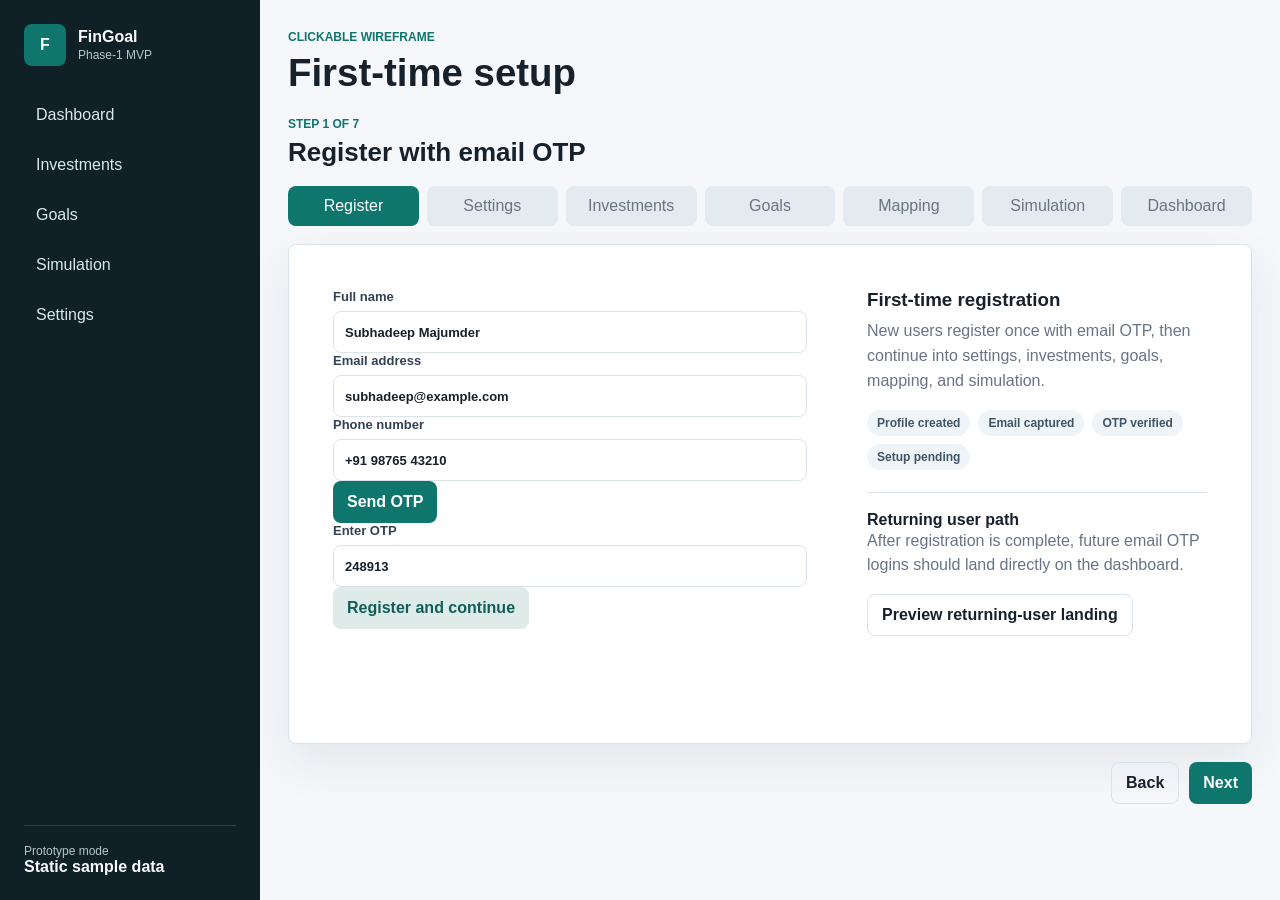
<file: ui/index.html>
<!doctype html>
<html lang="en">
  <head>
    <meta charset="utf-8" />
    <meta name="viewport" content="width=device-width, initial-scale=1" />
    <title>FinGoal Phase-1 Wireframes</title>
    <link rel="stylesheet" href="styles.css" />
  </head>
  <body>
    <div class="app-shell">
      <aside class="sidebar" aria-label="Primary navigation">
        <div class="brand">
          <div class="brand-mark">F</div>
          <div>
            <strong>FinGoal</strong>
            <span>Phase-1 MVP</span>
          </div>
        </div>

        <nav class="nav-list">
          <button class="nav-item active" data-target="dashboard" type="button">Dashboard</button>
          <button class="nav-item" data-target="investments" type="button">Investments</button>
          <button class="nav-item" data-target="goals" type="button">Goals</button>
          <button class="nav-item" data-target="simulation" type="button">Simulation</button>
          <button class="nav-item" data-target="settings" type="button">Settings</button>
        </nav>

        <div class="sidebar-note">
          <span>Prototype mode</span>
          <strong>Static sample data</strong>
        </div>
      </aside>

      <main class="main">
        <header class="topbar">
          <div>
            <p class="eyebrow">Clickable wireframe</p>
            <h1 id="screen-title">First-time setup</h1>
          </div>
          <button class="ghost mobile-menu" type="button" data-action="toggle-nav">Menu</button>
        </header>

        <section id="onboarding" class="screen active" aria-labelledby="screen-title">
          <div class="wizard-shell">
            <div class="wizard-head">
              <div>
                <p class="eyebrow" id="step-eyebrow">Step 1 of 7</p>
                <h2 id="step-title">Register with email OTP</h2>
              </div>
              <div class="mobile-progress">
                <span id="mobile-step-current">1</span>/<span id="mobile-step-total">7</span>
              </div>
            </div>

            <div class="stepper" aria-label="Onboarding progress">
              <button class="step-pill active" data-step="0" type="button">Register</button>
              <button class="step-pill" data-step="1" type="button">Settings</button>
              <button class="step-pill" data-step="2" type="button">Investments</button>
              <button class="step-pill" data-step="3" type="button">Goals</button>
              <button class="step-pill" data-step="4" type="button">Mapping</button>
              <button class="step-pill" data-step="5" type="button">Simulation</button>
              <button class="step-pill" data-step="6" type="button">Dashboard</button>
            </div>

            <div class="wizard-card">
              <div class="wizard-step active" data-step-panel="0">
                <div class="split-grid">
                  <div class="form-panel">
                    <label>Full name
                      <input value="Subhadeep Majumder" />
                    </label>
                    <label>Email address
                      <input type="email" value="subhadeep@example.com" />
                    </label>
                    <label>Phone number
                      <input type="tel" value="+91 98765 43210" />
                    </label>
                    <button class="primary" type="button" data-action="send-otp">Send OTP</button>
                    <label>Enter OTP
                      <input inputmode="numeric" value="248913" />
                    </label>
                    <button class="secondary" type="button" data-action="verify-otp">Register and continue</button>
                  </div>
                  <div class="insight-panel">
                    <h3>First-time registration</h3>
                    <p>New users register once with email OTP, then continue into settings, investments, goals, mapping, and simulation.</p>
                    <div class="status-list">
                      <span>Profile created</span>
                      <span>Email captured</span>
                      <span>OTP verified</span>
                      <span>Setup pending</span>
                    </div>
                    <div class="returning-user">
                      <strong>Returning user path</strong>
                      <p>After registration is complete, future email OTP logins should land directly on the dashboard.</p>
                      <button class="ghost" type="button" data-action="returning-user">Preview returning-user landing</button>
                    </div>
                  </div>
                </div>
              </div>

              <div class="wizard-step" data-step-panel="1">
                <div class="settings-sections">
                  <section class="settings-group">
                    <h3>Planning profile</h3>
                    <div class="form-grid compact">
                      <label>Country
                        <select><option selected>India</option></select>
                      </label>
                      <label>Currency
                        <select><option selected>INR</option></select>
                      </label>
                      <label>Date of birth
                        <input type="date" value="1987-08-14" />
                      </label>
                      <label>Retirement age
                        <input type="number" value="60" />
                      </label>
                      <label>Life expectancy age
                        <input type="text" value="85" />
                      </label>
                      <label>Retirement month
                        <select>
                          <option>March</option>
                          <option selected>December</option>
                        </select>
                      </label>
                      <label>Monthly expense baseline
                        <input type="text" value="₹1,45,000" />
                      </label>
                      <label>Salary hike YoY
                        <input type="text" value="8%" />
                      </label>
                      <label>Expense increase YoY
                        <input type="text" value="6%" />
                      </label>
                      <label>Expected inflation
                        <input type="text" value="6%" />
                      </label>
                      <label>Income tax regime
                        <select>
                          <option>Old</option>
                          <option selected>New</option>
                        </select>
                      </label>
                      <label>Risk profile
                        <select>
                          <option>Conservative</option>
                          <option selected>Moderate</option>
                          <option>Aggressive</option>
                        </select>
                      </label>
                    </div>
                  </section>

                  <section class="settings-group">
                    <h3>Salary components</h3>
                    <div class="form-grid compact">
                      <label>Current base salary component
                        <input type="text" value="₹1,75,000" />
                      </label>
                      <label>Current HRA salary component
                        <input type="text" value="₹70,000" />
                      </label>
                      <label>Current flexi bucket salary component
                        <input type="text" value="₹1,05,000" />
                      </label>
                      <label>Percentage of basic opted for NPS
                        <select>
                          <option>0</option><option>1</option><option>2</option><option>3</option><option>4</option>
                          <option>5</option><option>6</option><option>7</option><option>8</option><option>9</option>
                          <option selected>10</option><option>11</option><option>12</option><option>13</option><option>14</option>
                        </select>
                      </label>
                      <div class="readonly-field">
                        <span>Percentage of basic opted for EPF</span>
                        <strong>12</strong>
                      </div>
                      <label>Percentage of basic opted for VPF
                        <input type="text" value="0" />
                      </label>
                      <label>Company paying for medical and insurance
                        <input type="text" value="₹18,000" />
                      </label>
                      <label>Gratuity
                        <input type="text" value="₹8,400" />
                      </label>
                      <label>Percentage of gross salary given as bonus
                        <input type="text" value="12%" />
                      </label>
                      <label>Bonus payout month
                        <select>
                          <option>January</option><option>February</option><option selected>March</option><option>April</option>
                          <option>May</option><option>June</option><option>July</option><option>August</option>
                          <option>September</option><option>October</option><option>November</option><option>December</option>
                        </select>
                      </label>
                      <label>Salary pay day
                        <select>
                          <option>1</option><option>2</option><option>3</option><option>4</option><option>5</option>
                          <option>6</option><option>7</option><option>8</option><option>9</option><option>10</option>
                          <option>11</option><option>12</option><option>13</option><option>14</option><option>15</option>
                          <option>16</option><option>17</option><option>18</option><option>19</option><option>20</option>
                          <option>21</option><option>22</option><option>23</option><option>24</option><option selected>25</option>
                          <option>26</option><option>27</option><option>28</option><option>29</option><option>30</option><option>31</option>
                        </select>
                      </label>
                    </div>
                  </section>
                </div>
              </div>

              <div class="wizard-step" data-step-panel="2">
                <div class="toolbar">
                  <div>
                    <h3>Investment details</h3>
                    <p>Add one instrument at a time. Mutual funds require CAS upload first; other types use the same investment detail form.</p>
                  </div>
                  <button class="secondary" type="button" data-action="add-investment">Add another investment</button>
                </div>

                <div class="investment-layout">
                  <div class="investment-form">
                    <label>Instrument type
                      <select id="instrument-type">
                        <option selected>Mutual Fund</option>
                        <option>Government Scheme</option>
                        <option>ETF</option>
                        <option>Stock Option</option>
                        <option>Fixed Deposit</option>
                        <option>Savings Account</option>
                      </select>
                    </label>

                    <div class="cas-card" id="cas-card">
                      <div class="drop-zone" id="cas-drop-zone">
                        <strong>Upload CAS first</strong>
                        <span>Mutual fund instrument names unlock after upload</span>
                        <button class="secondary" type="button" data-action="mock-cas-upload">Use sample CAS</button>
                      </div>
                    </div>

                    <div id="investment-detail-form" class="form-grid compact gated-form">
                      <label id="instrument-name-select-label">Instrument name
                        <select id="instrument-name-select"></select>
                      </label>
                      <label id="instrument-name-text-label">Instrument name
                        <input id="instrument-name-text" value="Company ESOP 2026" />
                      </label>
                      <label>Instrument status
                        <select>
                          <option selected>Active</option>
                          <option>Paused</option>
                          <option>Stopped</option>
                        </select>
                      </label>
                      <label id="fund-category-label">Fund category
                        <select>
                          <option selected>LargeCap</option>
                          <option>MidCap</option>
                          <option>SmallCap</option>
                          <option>FlexiCap</option>
                          <option>Liquid</option>
                          <option>LargeCap Index</option>
                          <option>Large and Mid cap</option>
                        </select>
                      </label>
                      <label>Contribution frequency
                        <select id="investment-contribution-frequency">
                          <option selected>Monthly</option>
                          <option>Annually</option>
                        </select>
                      </label>
                      <label>Asset type
                        <select id="investment-asset-type">
                          <option selected>Equity</option>
                          <option>Debt</option>
                          <option>Gold</option>
                        </select>
                      </label>
                      <label>Start date
                        <input type="date" value="2026-05-01" />
                      </label>
                      <label>End date
                        <input type="date" value="2047-12-31" />
                      </label>
                      <label>Expected ROI
                        <input id="investment-expected-roi" value="12%" />
                      </label>
                      <label>Current corpus
                        <input id="investment-current-corpus" value="₹12,40,000" />
                      </label>
                      <label>Investment start amount
                        <input value="₹25,000" />
                      </label>
                      <label>Step-up type
                        <select id="step-up-type">
                          <option>SalaryLinked</option>
                          <option selected>Manual</option>
                          <option>AutomaticYoY</option>
                          <option>Not Applicable</option>
                        </select>
                      </label>
                      <label id="step-up-percentage-label">Step-up percentage
                        <input value="10%" />
                      </label>
                    </div>

                    <div id="manual-step-up-panel" class="step-up-panel">
                      <h4>Manual step-up schedule</h4>
                      <div class="form-grid compact">
                        <label>Schedule name
                          <input value="Annual SIP step-up" />
                        </label>
                        <label>Schedule date
                          <input type="date" value="2027-04-01" />
                        </label>
                        <label>Amount
                          <input value="₹30,000" />
                        </label>
                      </div>
                      <button class="secondary" type="button">Add schedule row</button>
                    </div>
                    <div class="form-actions" id="investment-form-actions">
                      <button class="primary" type="button" data-action="save-investment">Save instrument</button>
                    </div>
                  </div>
                </div>

                <div class="available-types" id="available-investment-types"></div>
                <div id="investment-list" class="card-grid"></div>
              </div>

              <div class="wizard-step" data-step-panel="3">
                <div class="toolbar">
                  <div>
                    <h3>Create goals</h3>
                    <p>Goals are unlimited. Each goal gets target corpus, date, expected allocation, and progress once mapped.</p>
                  </div>
                  <button class="secondary" type="button" data-action="create-goal">Create goal</button>
                </div>
                <div class="form-grid compact">
                  <label>Goal name
                    <input value="Retirement" />
                  </label>
                  <label>Target date
                    <input type="date" value="2047-12-31" />
                  </label>
                  <label>Target corpus
                    <input value="₹8,00,00,000" />
                  </label>
                  <label>Expected allocation
                    <input value="Equity 60%, Debt 30%, Gold 10%" />
                  </label>
                </div>
                <div id="goal-list" class="card-grid"></div>
              </div>

              <div class="wizard-step" data-step-panel="4">
                <div class="toolbar">
                  <div>
                    <h3>Map goals to investments</h3>
                    <p>Allocate investment corpus by percentage. Total allocation for a single investment should not exceed 100%.</p>
                  </div>
                  <button class="secondary" type="button" data-action="map-investments">Map investments</button>
                </div>
                <div class="mapping-board">
                  <section class="mapping-column">
                    <h4>Available instruments</h4>
                    <button class="mapping-token selected" type="button">HDFC Nifty 50 Index · ₹12.4L</button>
                    <button class="mapping-token" type="button">EPF · ₹32.6L</button>
                    <button class="mapping-token" type="button">Fixed Deposit · ₹6.0L</button>
                  </section>
                  <section class="mapping-column mapping-editor">
                    <h4>Allocation editor</h4>
                    <label>Selected instrument
                      <input value="HDFC Nifty 50 Index Fund" />
                    </label>
                    <label>Map to goal
                      <select>
                        <option selected>Retirement</option>
                        <option>Dream Home</option>
                      </select>
                    </label>
                    <label>Allocation percentage
                      <input value="60%" />
                    </label>
                    <div class="allocation-meter">
                      <span style="width: 60%"></span>
                    </div>
                    <p class="helper">60% mapped to Retirement. 40% remains available for other goals.</p>
                  </section>
                  <section class="mapping-column">
                    <h4>Goal allocation result</h4>
                    <div class="mini-table">
                      <div><strong>Goal</strong><strong>Mapped corpus</strong></div>
                      <div><span>Retirement</span><span>₹7.44L</span></div>
                      <div><span>Dream Home</span><span>₹3.00L</span></div>
                      <div><span>Unmapped</span><span>₹4.96L</span></div>
                    </div>
                  </section>
                </div>
                <div class="allocation-table">
                  <div class="table-row table-head">
                    <span>Investment</span>
                    <span>Goal</span>
                    <span>Allocation</span>
                    <span>Current value</span>
                  </div>
                  <div class="table-row">
                    <span>HDFC Nifty 50 Index</span>
                    <span>Retirement</span>
                    <span><input value="60%" /></span>
                    <span>₹7.44L</span>
                  </div>
                  <div class="table-row">
                    <span>EPF</span>
                    <span>Retirement</span>
                    <span><input value="100%" /></span>
                    <span>₹32.6L</span>
                  </div>
                  <div class="table-row warning">
                    <span>Fixed Deposit</span>
                    <span>Dream Home</span>
                    <span><input value="50%" /></span>
                    <span>₹3.0L</span>
                  </div>
                </div>
                <p class="helper">Validation guide: allocations above 100% on one investment should be blocked in production.</p>
              </div>

              <div class="wizard-step" data-step-panel="5">
                <div class="split-grid">
                  <div class="form-grid compact">
                    <label>Monthly gross salary
                      <input value="₹3,50,000" />
                    </label>
                    <label>Bonus month
                      <select>
                        <option selected>March</option>
                        <option>December</option>
                      </select>
                    </label>
                    <label>Bonus percentage of annual gross
                      <input value="12%" />
                    </label>
                    <label>Salary hike YoY
                      <input value="8%" />
                    </label>
                    <label>Monthly expense
                      <input value="₹1,45,000" />
                    </label>
                    <label>Expense increase YoY
                      <input value="6%" />
                    </label>
                  </div>
                  <div class="projection-preview">
                    <h3>Projection preview</h3>
                    <div id="projection-bars" class="bar-chart"></div>
                    <button class="primary" type="button" data-action="run-simulation">Run simulation</button>
                  </div>
                </div>
                <div class="simulation-results">
                  <section class="panel flat">
                    <h3>Yearly assumptions generated by simulation</h3>
                    <div id="wizard-yearly-assumptions" class="assumption-grid"></div>
                  </section>
                  <section class="panel flat">
                    <h3>Yearly projection with monthly drill-down</h3>
                    <div id="wizard-monthly-approximations"></div>
                  </section>
                </div>
              </div>

              <div class="wizard-step" data-step-panel="6">
                <div class="completion-panel">
                  <h3>Dashboard is ready</h3>
                  <p>Your first plan is assembled: settings, investments, goals, allocation, and monthly projection.</p>
                  <button class="primary" type="button" data-action="open-dashboard">Open dashboard</button>
                </div>
              </div>
            </div>

            <div class="wizard-actions">
              <button class="ghost" type="button" data-action="back">Back</button>
              <button class="primary" type="button" data-action="next">Next</button>
            </div>
          </div>
        </section>

        <section id="dashboard" class="screen"></section>
        <section id="investments" class="screen"></section>
        <section id="goals" class="screen"></section>
        <section id="simulation" class="screen"></section>
        <section id="settings" class="screen"></section>
      </main>
    </div>

    <script src="app.js"></script>
  </body>
</html>
</file>
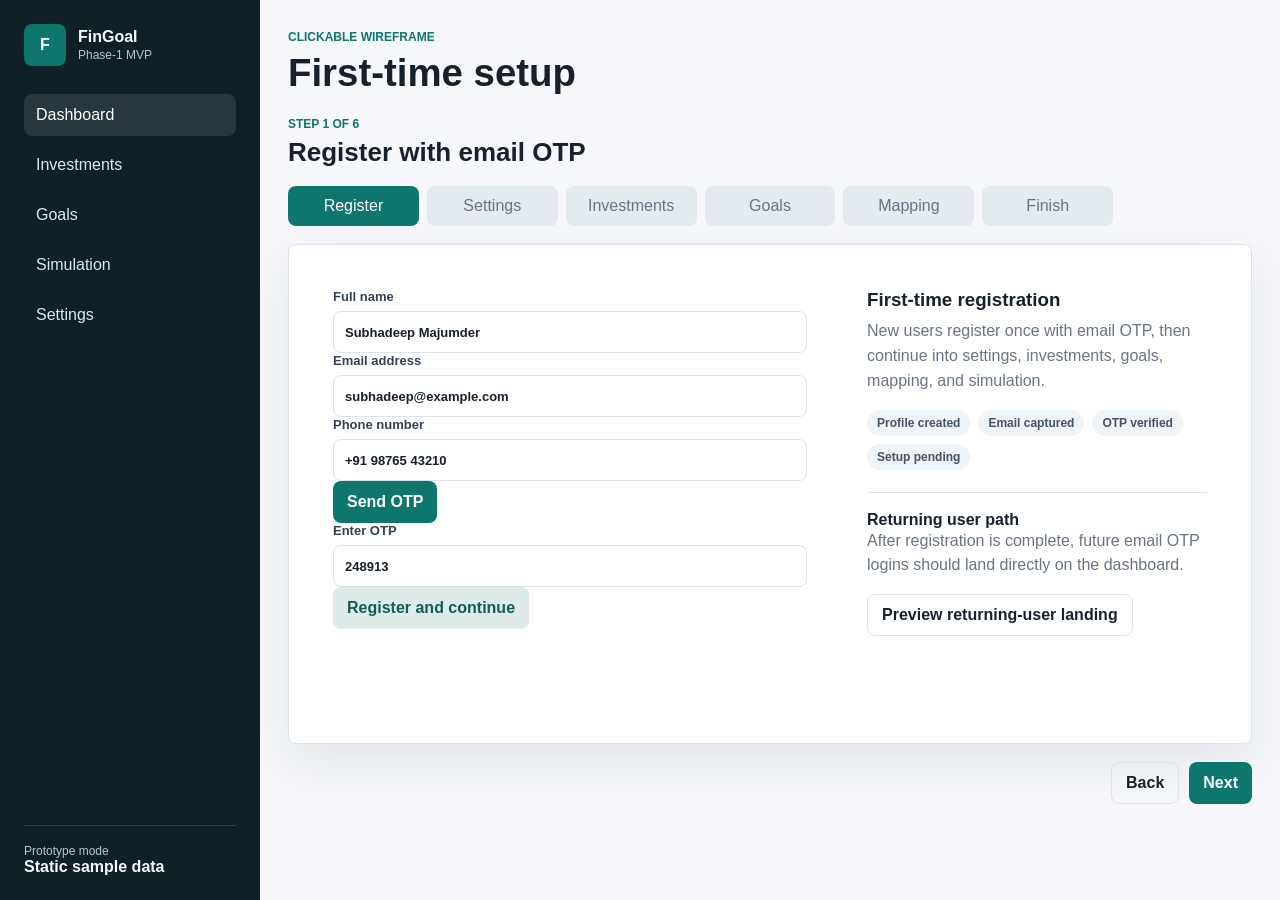
<file: docs/ui/index.html>
<!doctype html>
<html lang="en">
  <head>
    <meta charset="utf-8" />
    <meta name="viewport" content="width=device-width, initial-scale=1" />
    <title>FinGoal Phase-1 Wireframes</title>
    <link rel="stylesheet" href="styles.css" />
  </head>
  <body>
    <div class="app-shell">
      <aside class="sidebar" aria-label="Primary navigation">
        <div class="brand">
          <div class="brand-mark">F</div>
          <div>
            <strong>FinGoal</strong>
            <span>Phase-1 MVP</span>
          </div>
        </div>

        <nav class="nav-list">
          <button class="nav-item active" data-target="dashboard" type="button">Dashboard</button>
          <button class="nav-item" data-target="investments" type="button">Investments</button>
          <button class="nav-item" data-target="goals" type="button">Goals</button>
          <button class="nav-item" data-target="simulation" type="button">Simulation</button>
          <button class="nav-item" data-target="settings" type="button">Settings</button>
        </nav>

        <div class="sidebar-note">
          <span>Prototype mode</span>
          <strong>Static sample data</strong>
        </div>
      </aside>

      <main class="main">
        <header class="topbar">
          <div>
            <p class="eyebrow">Clickable wireframe</p>
            <h1 id="screen-title">First-time setup</h1>
          </div>
          <button class="ghost mobile-menu" type="button" data-action="toggle-nav">Menu</button>
        </header>

        <section id="onboarding" class="screen active" aria-labelledby="screen-title">
          <div class="wizard-shell">
            <div class="wizard-head">
              <div>
                <p class="eyebrow" id="step-eyebrow">Step 1 of 6</p>
                <h2 id="step-title">Register with email OTP</h2>
              </div>
              <div class="mobile-progress">
                <span id="mobile-step-current">1</span>/<span id="mobile-step-total">6</span>
              </div>
            </div>

            <div class="stepper" aria-label="Onboarding progress">
              <button class="step-pill active" data-step="0" type="button">Register</button>
              <button class="step-pill" data-step="1" type="button">Settings</button>
              <button class="step-pill" data-step="2" type="button">Investments</button>
              <button class="step-pill" data-step="3" type="button">Goals</button>
              <button class="step-pill" data-step="4" type="button">Mapping</button>
              <button class="step-pill" data-step="5" type="button">Finish</button>
            </div>

            <div class="wizard-card">
              <div class="wizard-step active" data-step-panel="0">
                <div class="split-grid">
                  <div class="form-panel">
                    <label>Full name
                      <input value="Subhadeep Majumder" />
                    </label>
                    <label>Email address
                      <input type="email" value="subhadeep@example.com" />
                    </label>
                    <label>Phone number
                      <input type="tel" value="+91 98765 43210" />
                    </label>
                    <button class="primary" type="button" data-action="send-otp">Send OTP</button>
                    <label>Enter OTP
                      <input inputmode="numeric" value="248913" />
                    </label>
                    <button class="secondary" type="button" data-action="verify-otp">Register and continue</button>
                  </div>
                  <div class="insight-panel">
                    <h3>First-time registration</h3>
                    <p>New users register once with email OTP, then continue into settings, investments, goals, mapping, and simulation.</p>
                    <div class="status-list">
                      <span>Profile created</span>
                      <span>Email captured</span>
                      <span>OTP verified</span>
                      <span>Setup pending</span>
                    </div>
                    <div class="returning-user">
                      <strong>Returning user path</strong>
                      <p>After registration is complete, future email OTP logins should land directly on the dashboard.</p>
                      <button class="ghost" type="button" data-action="returning-user">Preview returning-user landing</button>
                    </div>
                  </div>
                </div>
              </div>

              <div class="wizard-step" data-step-panel="1">
                <div class="settings-sections">
                  <section class="settings-group">
                    <h3>Planning profile</h3>
                    <div class="form-grid compact">
                      <label>Country
                        <select><option selected>India</option></select>
                      </label>
                      <label>Currency
                        <select><option selected>INR</option></select>
                      </label>
                      <label>Date of birth
                        <input type="date" value="1987-08-14" />
                      </label>
                      <label>Retirement age
                        <input type="number" value="60" />
                      </label>
                      <label>Life expectancy age
                        <input type="text" value="85" />
                      </label>
                      <label>Retirement month
                        <select>
                          <option>March</option>
                          <option selected>December</option>
                        </select>
                      </label>
                      <label>Monthly expense baseline
                        <input type="text" value="₹1,45,000" />
                      </label>
                      <label>Salary hike YoY
                        <input type="text" value="8%" />
                      </label>
                      <label>Expense increase YoY
                        <input type="text" value="6%" />
                      </label>
                      <label>Expected inflation
                        <input type="text" value="6%" />
                      </label>
                      <label>Income tax regime
                        <select>
                          <option>Old</option>
                          <option selected>New</option>
                        </select>
                      </label>
                      <label>Risk profile
                        <select>
                          <option>Conservative</option>
                          <option selected>Moderate</option>
                          <option>Aggressive</option>
                        </select>
                      </label>
                    </div>
                  </section>

                  <section class="settings-group">
                    <h3>Salary components</h3>
                    <div class="form-grid compact">
                      <label>Current base salary component
                        <input type="text" value="₹1,75,000" />
                      </label>
                      <label>Current HRA salary component
                        <input type="text" value="₹70,000" />
                      </label>
                      <label>Current flexi bucket salary component
                        <input type="text" value="₹1,05,000" />
                      </label>
                      <label>Percentage of basic opted for NPS
                        <select>
                          <option>0</option><option>1</option><option>2</option><option>3</option><option>4</option>
                          <option>5</option><option>6</option><option>7</option><option>8</option><option>9</option>
                          <option selected>10</option><option>11</option><option>12</option><option>13</option><option>14</option>
                        </select>
                      </label>
                      <div class="readonly-field">
                        <span>Percentage of basic opted for EPF</span>
                        <strong>12</strong>
                      </div>
                      <label>Percentage of basic opted for VPF
                        <input type="text" value="0" />
                      </label>
                      <label>Company paying for medical and insurance
                        <input type="text" value="₹18,000" />
                      </label>
                      <label>Gratuity
                        <input type="text" value="₹8,400" />
                      </label>
                      <label>Percentage of gross salary given as bonus
                        <input type="text" value="12%" />
                      </label>
                      <label>Bonus payout month
                        <select>
                          <option>January</option><option>February</option><option selected>March</option><option>April</option>
                          <option>May</option><option>June</option><option>July</option><option>August</option>
                          <option>September</option><option>October</option><option>November</option><option>December</option>
                        </select>
                      </label>
                      <label>Salary pay day
                        <select>
                          <option>1</option><option>2</option><option>3</option><option>4</option><option>5</option>
                          <option>6</option><option>7</option><option>8</option><option>9</option><option>10</option>
                          <option>11</option><option>12</option><option>13</option><option>14</option><option>15</option>
                          <option>16</option><option>17</option><option>18</option><option>19</option><option>20</option>
                          <option>21</option><option>22</option><option>23</option><option>24</option><option selected>25</option>
                          <option>26</option><option>27</option><option>28</option><option>29</option><option>30</option><option>31</option>
                        </select>
                      </label>
                    </div>
                  </section>
                </div>
              </div>

              <div class="wizard-step" data-step-panel="2">
                <div class="toolbar">
                  <div>
                    <h3>Investment details</h3>
                    <p>Add one instrument at a time. Mutual funds require CAS upload first; other types use the same investment detail form.</p>
                  </div>
                  <button class="secondary" type="button" data-action="add-investment">Add another investment</button>
                </div>

                <div class="investment-layout">
                  <div class="investment-form">
                    <label>Instrument type
                      <select id="instrument-type">
                        <option selected>Mutual Fund</option>
                        <option>Government Scheme</option>
                        <option>ETF</option>
                        <option>Stock Option</option>
                        <option>Fixed Deposit</option>
                        <option>Savings Account</option>
                      </select>
                    </label>

                    <div class="cas-card" id="cas-card">
                      <div class="drop-zone" id="cas-drop-zone">
                        <strong>Upload CAS first</strong>
                        <span>Mutual fund instrument names unlock after upload</span>
                        <button class="secondary" type="button" data-action="mock-cas-upload">Use sample CAS</button>
                      </div>
                    </div>

                    <div id="investment-detail-form" class="form-grid compact gated-form">
                      <label id="instrument-name-select-label">Instrument name
                        <select id="instrument-name-select"></select>
                      </label>
                      <label id="instrument-name-text-label">Instrument name
                        <input id="instrument-name-text" value="Company ESOP 2026" />
                      </label>
                      <label>Instrument status
                        <select>
                          <option selected>Active</option>
                          <option>Paused</option>
                          <option>Stopped</option>
                        </select>
                      </label>
                      <label id="fund-category-label">Fund category
                        <select>
                          <option selected>LargeCap</option>
                          <option>MidCap</option>
                          <option>SmallCap</option>
                          <option>FlexiCap</option>
                          <option>Liquid</option>
                          <option>LargeCap Index</option>
                          <option>Large and Mid cap</option>
                        </select>
                      </label>
                      <label>Contribution frequency
                        <select id="investment-contribution-frequency">
                          <option selected>Monthly</option>
                          <option>Annually</option>
                        </select>
                      </label>
                      <label>Asset type
                        <select id="investment-asset-type">
                          <option selected>Equity</option>
                          <option>Debt</option>
                          <option>Gold</option>
                        </select>
                      </label>
                      <label>Start date
                        <input type="date" value="2026-05-01" />
                      </label>
                      <label>End date
                        <input type="date" value="2047-12-31" />
                      </label>
                      <label>Expected ROI
                        <input id="investment-expected-roi" value="12%" />
                      </label>
                      <label>Current corpus
                        <input id="investment-current-corpus" value="₹12,40,000" />
                      </label>
                      <label>Investment start amount
                        <input value="₹25,000" />
                      </label>
                      <label>Step-up type
                        <select id="step-up-type">
                          <option>SalaryLinked</option>
                          <option selected>Manual</option>
                          <option>AutomaticYoY</option>
                          <option>Not Applicable</option>
                        </select>
                      </label>
                      <label id="step-up-percentage-label">Step-up percentage
                        <input value="10%" />
                      </label>
                    </div>

                    <div id="manual-step-up-panel" class="step-up-panel">
                      <h4>Manual step-up schedule</h4>
                      <div class="form-grid compact">
                        <label>Schedule name
                          <input value="Annual SIP step-up" />
                        </label>
                        <label>Schedule date
                          <input type="date" value="2027-04-01" />
                        </label>
                        <label>Amount
                          <input value="₹30,000" />
                        </label>
                      </div>
                      <button class="secondary" type="button">Add schedule row</button>
                    </div>
                    <div class="form-actions" id="investment-form-actions">
                      <button class="primary" type="button" data-action="save-investment">Save instrument</button>
                    </div>
                  </div>
                </div>

                <div class="available-types" id="available-investment-types"></div>
                <div id="investment-list" class="card-grid"></div>
              </div>

              <div class="wizard-step" data-step-panel="3">
                <div class="toolbar">
                  <div>
                    <h3>Create goals</h3>
                    <p>Goals are unlimited. Progress appears only after investments are mapped.</p>
                  </div>
                  <button class="secondary" type="button" data-action="create-goal">Create goal</button>
                </div>
                <div class="form-grid compact">
                  <label>Goal name
                    <input value="Retirement" />
                  </label>
                  <label>Target date
                    <input type="date" value="2047-12-31" />
                  </label>
                  <label>Target corpus
                    <input value="₹8,00,00,000" />
                  </label>
                  <label>Expected equity allocation
                    <input value="60%" />
                  </label>
                  <label>Expected debt allocation
                    <input value="30%" />
                  </label>
                  <label>Expected gold allocation
                    <input value="10%" />
                  </label>
                </div>
                <div id="goal-list" class="card-grid"></div>
              </div>

              <div class="wizard-step" data-step-panel="4">
                <div class="toolbar">
                  <div>
                    <h3>Map goals to investments</h3>
                    <p>Map the full corpus of one investment instrument to one goal. Partial allocation is not supported.</p>
                  </div>
                  <button class="secondary" type="button" data-action="map-investments">Map investments</button>
                </div>
                <div class="mapping-board">
                  <section class="mapping-column">
                    <h4>Available instruments</h4>
                    <button class="mapping-token selected" type="button">HDFC Nifty 50 Index · ₹12.4L</button>
                    <button class="mapping-token" type="button">EPF · ₹32.6L</button>
                    <button class="mapping-token" type="button">Fixed Deposit · ₹6.0L</button>
                  </section>
                  <section class="mapping-column mapping-editor">
                    <h4>Mapping editor</h4>
                    <label>Instrument
                      <select>
                        <option selected>HDFC Nifty 50 Index Fund</option>
                        <option>Employee Provident Fund</option>
                        <option>Fixed Deposit</option>
                      </select>
                    </label>
                    <label>Goal
                      <select>
                        <option selected>Retirement</option>
                        <option>Dream Home</option>
                      </select>
                    </label>
                    <button class="primary" type="button" data-action="map-investments">Map investment</button>
                    <p class="helper">Mapping always allocates 100% of the selected instrument corpus to the selected goal.</p>
                  </section>
                  <section class="mapping-column">
                    <h4>Saved mappings</h4>
                    <div id="wizard-mapping-list" class="mapping-tile-list"></div>
                  </section>
                </div>
                <div class="allocation-table">
                  <div class="table-row table-head">
                    <span>Investment</span>
                    <span>Goal</span>
                    <span>Current value</span>
                  </div>
                  <div class="table-row">
                    <span>HDFC Nifty 50 Index</span>
                    <span>Retirement</span>
                    <span>₹12.4L</span>
                  </div>
                  <div class="table-row">
                    <span>EPF</span>
                    <span>Retirement</span>
                    <span>₹32.6L</span>
                  </div>
                  <div class="table-row warning">
                    <span>Fixed Deposit</span>
                    <span>Dream Home</span>
                    <span>₹6.0L</span>
                  </div>
                </div>
                <p class="helper">Each instrument can be mapped to one goal at 100% corpus.</p>
              </div>

              <div class="wizard-step" data-step-panel="5">
                <div class="completion-panel">
                  <h3>Setup is ready</h3>
                  <p>Your registration, settings, investments, goals, and mappings are captured. Use the Simulation menu later to run projections from saved settings.</p>
                  <div class="action-row">
                    <button class="primary" type="button" data-action="open-dashboard">Open dashboard</button>
                    <button class="secondary" type="button" data-target="simulation">Go to simulation</button>
                  </div>
                </div>
              </div>
            </div>

            <div class="wizard-actions">
              <button class="ghost" type="button" data-action="back">Back</button>
              <button class="primary" type="button" data-action="next">Next</button>
            </div>
          </div>
        </section>

        <section id="dashboard" class="screen"></section>
        <section id="investments" class="screen"></section>
        <section id="goals" class="screen"></section>
        <section id="simulation" class="screen"></section>
        <section id="settings" class="screen"></section>
      </main>
    </div>

    <script src="app.js"></script>
  </body>
</html>
</file>
<file: ui/styles.css>
:root {
  --bg: #f5f7fb;
  --panel: #ffffff;
  --panel-soft: #eef4f8;
  --text: #17212b;
  --muted: #687485;
  --line: #dbe3ea;
  --brand: #0f766e;
  --brand-dark: #115e59;
  --accent: #b45309;
  --good: #15803d;
  --warn: #b45309;
  --danger: #b91c1c;
  --shadow: 0 18px 48px rgba(23, 33, 43, 0.08);
}

* {
  box-sizing: border-box;
}

body {
  margin: 0;
  background: var(--bg);
  color: var(--text);
  font-family: Inter, Segoe UI, Arial, sans-serif;
}

button,
input,
select {
  font: inherit;
}

button {
  border: 0;
  cursor: pointer;
}

.app-shell {
  min-height: 100vh;
  display: grid;
  grid-template-columns: 260px 1fr;
}

.sidebar {
  background: #102027;
  color: #f8fafc;
  padding: 24px;
  display: flex;
  flex-direction: column;
  gap: 28px;
}

.brand {
  display: flex;
  align-items: center;
  gap: 12px;
}

.brand-mark {
  width: 42px;
  height: 42px;
  display: grid;
  place-items: center;
  border-radius: 8px;
  background: var(--brand);
  font-weight: 800;
}

.brand span,
.sidebar-note span {
  display: block;
  color: #b8c4cc;
  font-size: 12px;
  margin-top: 2px;
}

.nav-list {
  display: grid;
  gap: 8px;
}

.nav-item {
  min-height: 42px;
  padding: 10px 12px;
  border-radius: 8px;
  background: transparent;
  color: #dce8ee;
  text-align: left;
}

.nav-item.active,
.nav-item:hover {
  background: rgba(255, 255, 255, 0.1);
  color: #ffffff;
}

.sidebar-note {
  margin-top: auto;
  border-top: 1px solid rgba(255, 255, 255, 0.14);
  padding-top: 16px;
}

.main {
  min-width: 0;
  padding: 28px;
}

.topbar {
  display: flex;
  align-items: center;
  justify-content: space-between;
  gap: 16px;
  margin-bottom: 20px;
}

.eyebrow {
  margin: 0 0 4px;
  color: var(--brand);
  font-size: 12px;
  font-weight: 700;
  text-transform: uppercase;
  letter-spacing: 0;
}

h1,
h2,
h3,
p {
  margin-top: 0;
}

h1 {
  margin-bottom: 0;
  font-size: clamp(26px, 3vw, 40px);
}

h2 {
  margin-bottom: 0;
  font-size: 26px;
}

h3 {
  margin-bottom: 8px;
}

p {
  color: var(--muted);
  line-height: 1.55;
}

.screen {
  display: none;
}

.screen.active {
  display: block;
}

.wizard-shell,
.content-stack {
  display: grid;
  gap: 18px;
}

.wizard-head,
.toolbar,
.section-head {
  display: flex;
  justify-content: space-between;
  align-items: flex-start;
  gap: 20px;
}

.action-row {
  display: flex;
  flex-wrap: wrap;
  justify-content: flex-end;
  gap: 10px;
}

.mobile-progress {
  display: none;
}

.stepper {
  display: grid;
  grid-template-columns: repeat(7, minmax(0, 1fr));
  gap: 8px;
}

.step-pill {
  min-height: 40px;
  padding: 8px 10px;
  border-radius: 8px;
  background: #e4ebf0;
  color: var(--muted);
  white-space: nowrap;
}

.step-pill.active {
  background: var(--brand);
  color: #ffffff;
}

.wizard-card,
.panel,
.metric-card,
.data-card {
  background: var(--panel);
  border: 1px solid var(--line);
  border-radius: 8px;
  box-shadow: var(--shadow);
}

.wizard-card {
  min-height: 500px;
  padding: 24px;
}

.wizard-step {
  display: none;
}

.wizard-step.active {
  display: block;
}

.split-grid,
.investment-layout,
.dashboard-grid {
  display: grid;
  grid-template-columns: minmax(0, 1.15fr) minmax(320px, 0.85fr);
  gap: 20px;
}

.form-grid {
  display: grid;
  grid-template-columns: repeat(2, minmax(0, 1fr));
  gap: 16px;
}

.form-grid.compact {
  grid-template-columns: repeat(3, minmax(0, 1fr));
}

.hidden {
  display: none !important;
}

.investment-form {
  display: grid;
  gap: 16px;
}

.gated-form {
  padding: 16px;
  border: 1px solid var(--line);
  border-radius: 8px;
  background: #fbfdfe;
}

.settings-sections {
  display: grid;
  gap: 18px;
}

.settings-group {
  display: grid;
  gap: 14px;
  padding: 18px;
  border: 1px solid var(--line);
  border-radius: 8px;
  background: #fbfdfe;
}

.settings-group h3 {
  margin-bottom: 0;
}

.readonly-field {
  min-height: 42px;
  display: grid;
  gap: 7px;
  align-content: end;
  color: #334155;
  font-size: 13px;
  font-weight: 700;
}

.readonly-field strong {
  min-height: 42px;
  display: flex;
  align-items: center;
  padding: 9px 11px;
  border: 1px solid var(--line);
  border-radius: 8px;
  background: #eef4f8;
}

.form-panel,
.insight-panel,
.cas-card,
.projection-preview,
.completion-panel,
.panel,
.data-card {
  padding: 20px;
}

label {
  display: grid;
  gap: 7px;
  color: #334155;
  font-size: 13px;
  font-weight: 700;
}

input,
select {
  width: 100%;
  min-height: 42px;
  padding: 9px 11px;
  border: 1px solid var(--line);
  border-radius: 8px;
  background: #ffffff;
  color: var(--text);
}

.primary,
.secondary,
.ghost {
  min-height: 42px;
  border-radius: 8px;
  padding: 10px 14px;
  font-weight: 800;
}

.primary {
  background: var(--brand);
  color: #ffffff;
}

.primary:hover {
  background: var(--brand-dark);
}

.secondary {
  background: #deebe8;
  color: var(--brand-dark);
}

.ghost {
  background: transparent;
  color: var(--text);
  border: 1px solid var(--line);
}

.small {
  min-height: 34px;
  padding: 7px 10px;
  font-size: 12px;
}

.mobile-menu {
  display: none;
}

.status-list,
.chip-list {
  display: flex;
  flex-wrap: wrap;
  gap: 8px;
}

.returning-user {
  margin-top: 22px;
  padding-top: 18px;
  border-top: 1px solid var(--line);
}

.status-list span,
.chip,
.status {
  border-radius: 999px;
  padding: 6px 10px;
  background: var(--panel-soft);
  color: #425466;
  font-size: 12px;
  font-weight: 800;
}

.status.good {
  background: #dcfce7;
  color: var(--good);
}

.status.warn {
  background: #fef3c7;
  color: var(--warn);
}

.drop-zone {
  min-height: 150px;
  border: 1px dashed #8fb9b3;
  border-radius: 8px;
  background: #f2faf8;
  display: grid;
  place-items: center;
  text-align: center;
  gap: 4px;
}

.drop-zone.uploaded {
  border-style: solid;
  background: #ecfdf5;
}

.drop-zone span {
  color: var(--muted);
}

.mini-table,
.allocation-table,
.projection-table {
  display: grid;
  border: 1px solid var(--line);
  border-radius: 8px;
  overflow: hidden;
}

.mini-table {
  margin-top: 14px;
}

.mini-table div,
.table-row {
  display: grid;
  grid-template-columns: repeat(2, minmax(0, 1fr));
  gap: 12px;
  padding: 12px;
  border-bottom: 1px solid var(--line);
}

.mini-table div:last-child,
.table-row:last-child {
  border-bottom: 0;
}

.allocation-table .table-row,
.projection-table .table-row {
  grid-template-columns: 1.3fr 1fr 1fr 1fr;
  align-items: center;
}

.projection-table small {
  display: block;
  margin-top: 3px;
  color: var(--muted);
  font-size: 11px;
}

.projection-table input {
  min-height: 36px;
}

.table-head {
  background: #f0f5f8;
  color: #475569;
  font-weight: 800;
}

.warning {
  background: #fffbeb;
}

.helper {
  margin: 12px 0 0;
  font-size: 13px;
}

.mapping-board {
  display: grid;
  grid-template-columns: 0.9fr 1.1fr 1fr;
  gap: 14px;
  margin-bottom: 16px;
}

.step-up-panel {
  display: grid;
  gap: 12px;
  padding: 16px;
  border: 1px solid var(--line);
  border-radius: 8px;
  background: #fffaf0;
}

.step-up-panel h4 {
  margin: 0;
}

.mapping-column {
  display: grid;
  align-content: start;
  gap: 10px;
  padding: 16px;
  border: 1px solid var(--line);
  border-radius: 8px;
  background: #fbfdfe;
}

.mapping-column h4 {
  margin: 0 0 4px;
}

.mapping-token {
  min-height: 42px;
  padding: 10px 12px;
  border-radius: 8px;
  background: #eef4f8;
  color: var(--text);
  text-align: left;
  font-weight: 800;
}

.mapping-token.selected {
  background: #d9f3ee;
  color: var(--brand-dark);
  outline: 2px solid #9bd3c8;
}

.mapping-editor {
  background: #ffffff;
}

.allocation-meter {
  height: 12px;
  border-radius: 999px;
  background: #e4ebf0;
  overflow: hidden;
}

.allocation-meter span {
  display: block;
  height: 100%;
  border-radius: inherit;
  background: var(--brand);
}

.simulation-results {
  display: grid;
  gap: 16px;
  margin-top: 18px;
}

.projection-tools {
  display: flex;
  justify-content: space-between;
  align-items: end;
  gap: 14px;
  margin-bottom: 14px;
}

.projection-tools label {
  min-width: 160px;
}

.projection-workspace {
  display: grid;
  grid-template-columns: minmax(0, 1fr) 300px;
  gap: 16px;
  align-items: start;
}

.projection-workspace.compact {
  grid-template-columns: 1fr;
}

.year-timeline {
  display: grid;
  gap: 8px;
}

.year-summary,
.month-row {
  display: grid;
  grid-template-columns: 0.7fr 1fr 1fr 1fr 1fr 1fr 1fr;
  gap: 10px;
  align-items: center;
}

.year-summary {
  padding: 12px;
  border: 1px solid var(--line);
  border-radius: 8px;
  background: #ffffff;
}

.year-head {
  background: #f0f5f8;
  color: #475569;
  font-size: 12px;
  font-weight: 800;
}

.year-summary label {
  font-size: 11px;
}

.year-summary input {
  min-height: 34px;
  padding: 7px 9px;
}

.year-summary strong {
  font-size: 14px;
}

.month-table {
  display: none;
  margin-top: 8px;
  border: 1px solid var(--line);
  border-radius: 8px;
  overflow: hidden;
}

.year-group.expanded .month-table {
  display: grid;
}

.month-row {
  padding: 10px 12px;
  border-bottom: 1px solid var(--line);
  background: #fbfdfe;
  font-size: 13px;
}

.month-row:last-child {
  border-bottom: 0;
}

.month-head {
  background: #f6f9fb;
  color: #475569;
  font-weight: 800;
}

.month-row small {
  display: block;
  margin-top: 3px;
  color: var(--muted);
  font-size: 11px;
}

.month-editor {
  position: sticky;
  top: 18px;
  display: grid;
  gap: 12px;
  padding: 16px;
  border: 1px solid var(--line);
  border-radius: 8px;
  background: #ffffff;
}

.panel.flat {
  box-shadow: none;
}

.assumption-grid {
  display: grid;
  grid-template-columns: repeat(4, minmax(0, 1fr));
  gap: 12px;
}

.assumption-card {
  display: grid;
  gap: 10px;
  padding: 14px;
  border: 1px solid var(--line);
  border-radius: 8px;
  background: #fbfdfe;
}

.assumption-card strong {
  font-size: 18px;
}

.assumption-card span {
  color: var(--muted);
  font-size: 12px;
}

.card-grid,
.metric-grid {
  display: grid;
  grid-template-columns: repeat(3, minmax(0, 1fr));
  gap: 14px;
  margin-top: 16px;
}

.data-card,
.metric-card {
  padding: 18px;
}

.investment-tile {
  position: relative;
  padding-right: 48px;
}

.tile-remove {
  position: absolute;
  top: 10px;
  right: 10px;
  width: 28px;
  height: 28px;
  border-radius: 50%;
  background: #fee2e2;
  color: var(--danger);
  font-weight: 900;
}

.form-actions {
  display: flex;
  justify-content: flex-end;
}

.available-types {
  display: flex;
  justify-content: space-between;
  gap: 16px;
  align-items: center;
  margin: 18px 0 0;
  padding: 16px;
  border: 1px solid var(--line);
  border-radius: 8px;
  background: #fbfdfe;
}

.available-types h3 {
  margin-bottom: 4px;
}

.available-types p {
  margin-bottom: 0;
  font-size: 13px;
}

.type-chip-row {
  display: flex;
  flex-wrap: wrap;
  gap: 8px;
  justify-content: flex-end;
}

.type-chip {
  min-height: 36px;
  padding: 8px 11px;
  border-radius: 999px;
  background: #deebe8;
  color: var(--brand-dark);
  font-weight: 800;
}

.data-card strong,
.metric-card strong {
  display: block;
  font-size: 22px;
  margin-bottom: 6px;
}

.data-card span,
.metric-card span {
  color: var(--muted);
  font-size: 13px;
}

.bar-chart {
  display: grid;
  gap: 12px;
  margin: 16px 0;
}

.bar-row {
  display: grid;
  grid-template-columns: 80px 1fr 72px;
  align-items: center;
  gap: 10px;
  font-size: 13px;
}

.bar-track {
  height: 12px;
  border-radius: 999px;
  background: #e7edf1;
  overflow: hidden;
}

.bar-fill {
  height: 100%;
  border-radius: inherit;
  background: var(--brand);
}

.bar-fill.expense {
  background: var(--accent);
}

.bar-fill.savings {
  background: #2563eb;
}

.wizard-actions {
  display: flex;
  justify-content: flex-end;
  gap: 10px;
}

.dashboard-grid {
  align-items: start;
}

.allocation-chart {
  display: grid;
  gap: 12px;
}

.allocation-row {
  display: grid;
  grid-template-columns: 84px 1fr 92px;
  align-items: center;
  gap: 10px;
}

.screen-tabs {
  display: flex;
  gap: 8px;
  flex-wrap: wrap;
  margin-bottom: 16px;
}

@media (max-width: 980px) {
  .app-shell {
    grid-template-columns: 1fr;
  }

  .sidebar {
    display: none;
  }

  .sidebar.open {
    display: flex;
    position: fixed;
    z-index: 20;
    inset: 0 30% 0 0;
  }

  .mobile-menu {
    display: inline-flex;
    align-items: center;
  }

  .main {
    padding: 18px;
  }

  .stepper {
    display: none;
  }

  .mobile-progress {
    width: 58px;
    height: 58px;
    border-radius: 50%;
    background: var(--brand);
    color: #ffffff;
    display: grid;
    place-items: center;
    font-weight: 800;
  }

  .split-grid,
  .investment-layout,
  .dashboard-grid,
  .form-grid,
  .form-grid.compact,
  .card-grid,
  .metric-grid {
    grid-template-columns: 1fr;
  }

  .wizard-card {
    padding: 16px;
    min-height: auto;
  }

  .wizard-head,
  .toolbar,
  .section-head {
    align-items: stretch;
    flex-direction: column;
  }

  .action-row {
    justify-content: flex-start;
  }

  .available-types {
    align-items: flex-start;
    flex-direction: column;
  }

  .type-chip-row {
    justify-content: flex-start;
  }

  .allocation-table,
  .projection-table {
    overflow-x: auto;
  }

  .allocation-table .table-row,
  .projection-table .table-row {
    min-width: 700px;
  }

  .mapping-board,
  .assumption-grid,
  .projection-workspace {
    grid-template-columns: 1fr;
  }

  .projection-tools {
    align-items: stretch;
    flex-direction: column;
  }

  .year-timeline,
  .month-table {
    overflow-x: auto;
  }

  .year-summary,
  .month-row {
    min-width: 860px;
  }

  .month-editor {
    position: static;
  }
}

@media (max-width: 520px) {
  .main {
    padding: 14px;
  }

  .topbar {
    align-items: flex-start;
  }

  h1 {
    font-size: 26px;
  }

  h2 {
    font-size: 22px;
  }

  .wizard-actions {
    display: grid;
    grid-template-columns: 1fr 1fr;
  }

  .primary,
  .secondary,
  .ghost {
    width: 100%;
  }

  .bar-row,
  .allocation-row {
    grid-template-columns: 70px 1fr;
  }

  .bar-row span:last-child,
  .allocation-row span:last-child {
    grid-column: 2;
  }
}
</file>
<file: docs/ui/styles.css>
:root {
  --bg: #f5f7fb;
  --panel: #ffffff;
  --panel-soft: #eef4f8;
  --text: #17212b;
  --muted: #687485;
  --line: #dbe3ea;
  --brand: #0f766e;
  --brand-dark: #115e59;
  --accent: #b45309;
  --good: #15803d;
  --warn: #b45309;
  --danger: #b91c1c;
  --shadow: 0 18px 48px rgba(23, 33, 43, 0.08);
}

* {
  box-sizing: border-box;
}

body {
  margin: 0;
  background: var(--bg);
  color: var(--text);
  font-family: Inter, Segoe UI, Arial, sans-serif;
}

button,
input,
select {
  font: inherit;
}

button {
  border: 0;
  cursor: pointer;
}

.app-shell {
  min-height: 100vh;
  display: grid;
  grid-template-columns: 260px 1fr;
}

.sidebar {
  background: #102027;
  color: #f8fafc;
  padding: 24px;
  display: flex;
  flex-direction: column;
  gap: 28px;
}

.brand {
  display: flex;
  align-items: center;
  gap: 12px;
}

.brand-mark {
  width: 42px;
  height: 42px;
  display: grid;
  place-items: center;
  border-radius: 8px;
  background: var(--brand);
  font-weight: 800;
}

.brand span,
.sidebar-note span {
  display: block;
  color: #b8c4cc;
  font-size: 12px;
  margin-top: 2px;
}

.nav-list {
  display: grid;
  gap: 8px;
}

.nav-item {
  min-height: 42px;
  padding: 10px 12px;
  border-radius: 8px;
  background: transparent;
  color: #dce8ee;
  text-align: left;
}

.nav-item.active,
.nav-item:hover {
  background: rgba(255, 255, 255, 0.1);
  color: #ffffff;
}

.sidebar-note {
  margin-top: auto;
  border-top: 1px solid rgba(255, 255, 255, 0.14);
  padding-top: 16px;
}

.main {
  min-width: 0;
  padding: 28px;
}

.topbar {
  display: flex;
  align-items: center;
  justify-content: space-between;
  gap: 16px;
  margin-bottom: 20px;
}

.eyebrow {
  margin: 0 0 4px;
  color: var(--brand);
  font-size: 12px;
  font-weight: 700;
  text-transform: uppercase;
  letter-spacing: 0;
}

h1,
h2,
h3,
p {
  margin-top: 0;
}

h1 {
  margin-bottom: 0;
  font-size: clamp(26px, 3vw, 40px);
}

h2 {
  margin-bottom: 0;
  font-size: 26px;
}

h3 {
  margin-bottom: 8px;
}

p {
  color: var(--muted);
  line-height: 1.55;
}

.screen {
  display: none;
}

.screen.active {
  display: block;
}

.wizard-shell,
.content-stack {
  display: grid;
  gap: 18px;
}

.wizard-head,
.toolbar,
.section-head {
  display: flex;
  justify-content: space-between;
  align-items: flex-start;
  gap: 20px;
}

.action-row {
  display: flex;
  flex-wrap: wrap;
  justify-content: flex-end;
  gap: 10px;
}

.mobile-progress {
  display: none;
}

.stepper {
  display: grid;
  grid-template-columns: repeat(7, minmax(0, 1fr));
  gap: 8px;
}

.step-pill {
  min-height: 40px;
  padding: 8px 10px;
  border-radius: 8px;
  background: #e4ebf0;
  color: var(--muted);
  white-space: nowrap;
}

.step-pill.active {
  background: var(--brand);
  color: #ffffff;
}

.wizard-card,
.panel,
.metric-card,
.data-card {
  background: var(--panel);
  border: 1px solid var(--line);
  border-radius: 8px;
  box-shadow: var(--shadow);
}

.wizard-card {
  min-height: 500px;
  padding: 24px;
}

.wizard-step {
  display: none;
}

.wizard-step.active {
  display: block;
}

.split-grid,
.investment-layout,
.dashboard-grid {
  display: grid;
  grid-template-columns: minmax(0, 1.15fr) minmax(320px, 0.85fr);
  gap: 20px;
}

.form-grid {
  display: grid;
  grid-template-columns: repeat(2, minmax(0, 1fr));
  gap: 16px;
}

.form-grid.compact {
  grid-template-columns: repeat(3, minmax(0, 1fr));
}

.hidden {
  display: none !important;
}

.investment-form {
  display: grid;
  gap: 16px;
}

.gated-form {
  padding: 16px;
  border: 1px solid var(--line);
  border-radius: 8px;
  background: #fbfdfe;
}

.settings-sections {
  display: grid;
  gap: 18px;
}

.settings-group {
  display: grid;
  gap: 14px;
  padding: 18px;
  border: 1px solid var(--line);
  border-radius: 8px;
  background: #fbfdfe;
}

.settings-group h3 {
  margin-bottom: 0;
}

.readonly-field {
  min-height: 42px;
  display: grid;
  gap: 7px;
  align-content: end;
  color: #334155;
  font-size: 13px;
  font-weight: 700;
}

.readonly-field strong {
  min-height: 42px;
  display: flex;
  align-items: center;
  padding: 9px 11px;
  border: 1px solid var(--line);
  border-radius: 8px;
  background: #eef4f8;
}

.form-panel,
.insight-panel,
.cas-card,
.projection-preview,
.completion-panel,
.panel,
.data-card {
  padding: 20px;
}

label {
  display: grid;
  gap: 7px;
  color: #334155;
  font-size: 13px;
  font-weight: 700;
}

input,
select {
  width: 100%;
  min-height: 42px;
  padding: 9px 11px;
  border: 1px solid var(--line);
  border-radius: 8px;
  background: #ffffff;
  color: var(--text);
}

.primary,
.secondary,
.ghost {
  min-height: 42px;
  border-radius: 8px;
  padding: 10px 14px;
  font-weight: 800;
}

.primary {
  background: var(--brand);
  color: #ffffff;
}

.primary:hover {
  background: var(--brand-dark);
}

.secondary {
  background: #deebe8;
  color: var(--brand-dark);
}

.ghost {
  background: transparent;
  color: var(--text);
  border: 1px solid var(--line);
}

.small {
  min-height: 34px;
  padding: 7px 10px;
  font-size: 12px;
}

.mobile-menu {
  display: none;
}

.status-list,
.chip-list {
  display: flex;
  flex-wrap: wrap;
  gap: 8px;
}

.returning-user {
  margin-top: 22px;
  padding-top: 18px;
  border-top: 1px solid var(--line);
}

.status-list span,
.chip,
.status {
  border-radius: 999px;
  padding: 6px 10px;
  background: var(--panel-soft);
  color: #425466;
  font-size: 12px;
  font-weight: 800;
}

.status.good {
  background: #dcfce7;
  color: var(--good);
}

.status.warn {
  background: #fef3c7;
  color: var(--warn);
}

.drop-zone {
  min-height: 150px;
  border: 1px dashed #8fb9b3;
  border-radius: 8px;
  background: #f2faf8;
  display: grid;
  place-items: center;
  text-align: center;
  gap: 4px;
}

.drop-zone.uploaded {
  border-style: solid;
  background: #ecfdf5;
}

.drop-zone span {
  color: var(--muted);
}

.mini-table,
.allocation-table,
.projection-table {
  display: grid;
  border: 1px solid var(--line);
  border-radius: 8px;
  overflow: hidden;
}

.mini-table {
  margin-top: 14px;
}

.mini-table div,
.table-row {
  display: grid;
  grid-template-columns: repeat(2, minmax(0, 1fr));
  gap: 12px;
  padding: 12px;
  border-bottom: 1px solid var(--line);
}

.mini-table div:last-child,
.table-row:last-child {
  border-bottom: 0;
}

.allocation-table .table-row,
.projection-table .table-row {
  grid-template-columns: 1.3fr 1fr 1fr;
  align-items: center;
}

.projection-table small {
  display: block;
  margin-top: 3px;
  color: var(--muted);
  font-size: 11px;
}

.projection-table input {
  min-height: 36px;
}

.table-head {
  background: #f0f5f8;
  color: #475569;
  font-weight: 800;
}

.warning {
  background: #fffbeb;
}

.helper {
  margin: 12px 0 0;
  font-size: 13px;
}

.mapping-board {
  display: grid;
  grid-template-columns: 0.9fr 1.1fr 1fr;
  gap: 14px;
  margin-bottom: 16px;
}

.step-up-panel {
  display: grid;
  gap: 12px;
  padding: 16px;
  border: 1px solid var(--line);
  border-radius: 8px;
  background: #fffaf0;
}

.step-up-panel h4 {
  margin: 0;
}

.mapping-column {
  display: grid;
  align-content: start;
  gap: 10px;
  padding: 16px;
  border: 1px solid var(--line);
  border-radius: 8px;
  background: #fbfdfe;
}

.mapping-column h4 {
  margin: 0 0 4px;
}

.mapping-token {
  min-height: 42px;
  padding: 10px 12px;
  border-radius: 8px;
  background: #eef4f8;
  color: var(--text);
  text-align: left;
  font-weight: 800;
}

.mapping-token.selected {
  background: #d9f3ee;
  color: var(--brand-dark);
  outline: 2px solid #9bd3c8;
}

.mapping-editor {
  background: #ffffff;
}

.allocation-meter {
  height: 12px;
  border-radius: 999px;
  background: #e4ebf0;
  overflow: hidden;
}

.allocation-meter span {
  display: block;
  height: 100%;
  border-radius: inherit;
  background: var(--brand);
}

.simulation-results {
  display: grid;
  gap: 16px;
  margin-top: 18px;
}

.projection-tools {
  display: flex;
  justify-content: space-between;
  align-items: end;
  gap: 14px;
  margin-bottom: 14px;
}

.projection-tools label {
  min-width: 160px;
}

.projection-workspace {
  display: grid;
  gap: 16px;
}

.projection-workspace.compact {
  grid-template-columns: 1fr;
}

.year-timeline {
  display: grid;
  gap: 8px;
}

.year-summary,
.month-row {
  display: grid;
  grid-template-columns: 0.7fr 1fr 1fr 1fr 1fr 1fr;
  gap: 10px;
  align-items: center;
}

.year-summary {
  padding: 12px;
  border: 1px solid var(--line);
  border-radius: 8px;
  background: #ffffff;
}

.year-head {
  background: #f0f5f8;
  color: #475569;
  font-size: 12px;
  font-weight: 800;
}

.year-summary label {
  font-size: 11px;
}

.year-summary input {
  min-height: 34px;
  padding: 7px 9px;
}

.year-summary strong {
  font-size: 14px;
}

.month-table {
  display: none;
  margin-top: 8px;
  border: 1px solid var(--line);
  border-radius: 8px;
  overflow: hidden;
}

.year-group.expanded .month-table {
  display: grid;
}

.month-row {
  padding: 10px 12px;
  border-bottom: 1px solid var(--line);
  background: #fbfdfe;
  font-size: 13px;
}

.month-row:last-child {
  border-bottom: 0;
}

.month-head {
  background: #f6f9fb;
  color: #475569;
  font-weight: 800;
}

.month-row small {
  display: block;
  margin-top: 3px;
  color: var(--muted);
  font-size: 11px;
}

.mapping-tile-list {
  display: grid;
  gap: 10px;
}

.mapping-tile {
  box-shadow: none;
}

.panel.flat {
  box-shadow: none;
}

.assumption-grid {
  display: grid;
  grid-template-columns: repeat(4, minmax(0, 1fr));
  gap: 12px;
}

.assumption-card {
  display: grid;
  gap: 10px;
  padding: 14px;
  border: 1px solid var(--line);
  border-radius: 8px;
  background: #fbfdfe;
}

.assumption-card strong {
  font-size: 18px;
}

.assumption-card span {
  color: var(--muted);
  font-size: 12px;
}

.card-grid,
.metric-grid {
  display: grid;
  grid-template-columns: repeat(3, minmax(0, 1fr));
  gap: 14px;
  margin-top: 16px;
}

.data-card,
.metric-card {
  padding: 18px;
}

.investment-tile {
  position: relative;
  padding-right: 48px;
}

.tile-remove {
  position: absolute;
  top: 10px;
  right: 10px;
  width: 28px;
  height: 28px;
  border-radius: 50%;
  background: #fee2e2;
  color: var(--danger);
  font-weight: 900;
}

.form-actions {
  display: flex;
  justify-content: flex-end;
}

.available-types {
  display: flex;
  justify-content: space-between;
  gap: 16px;
  align-items: center;
  margin: 18px 0 0;
  padding: 16px;
  border: 1px solid var(--line);
  border-radius: 8px;
  background: #fbfdfe;
}

.available-types h3 {
  margin-bottom: 4px;
}

.available-types p {
  margin-bottom: 0;
  font-size: 13px;
}

.type-chip-row {
  display: flex;
  flex-wrap: wrap;
  gap: 8px;
  justify-content: flex-end;
}

.type-chip {
  min-height: 36px;
  padding: 8px 11px;
  border-radius: 999px;
  background: #deebe8;
  color: var(--brand-dark);
  font-weight: 800;
}

.data-card strong,
.metric-card strong {
  display: block;
  font-size: 22px;
  margin-bottom: 6px;
}

.data-card span,
.metric-card span {
  color: var(--muted);
  font-size: 13px;
}

.bar-chart {
  display: grid;
  gap: 12px;
  margin: 16px 0;
}

.bar-row {
  display: grid;
  grid-template-columns: 80px 1fr 72px;
  align-items: center;
  gap: 10px;
  font-size: 13px;
}

.bar-track {
  height: 12px;
  border-radius: 999px;
  background: #e7edf1;
  overflow: hidden;
}

.bar-fill {
  height: 100%;
  border-radius: inherit;
  background: var(--brand);
}

.bar-fill.expense {
  background: var(--accent);
}

.bar-fill.savings {
  background: #2563eb;
}

.wizard-actions {
  display: flex;
  justify-content: flex-end;
  gap: 10px;
}

.dashboard-grid {
  align-items: start;
}

.allocation-chart {
  display: grid;
  gap: 12px;
}

.allocation-row {
  display: grid;
  grid-template-columns: 84px 1fr 92px;
  align-items: center;
  gap: 10px;
}

.screen-tabs {
  display: flex;
  gap: 8px;
  flex-wrap: wrap;
  margin-bottom: 16px;
}

@media (max-width: 980px) {
  .app-shell {
    grid-template-columns: 1fr;
  }

  .sidebar {
    display: none;
  }

  .sidebar.open {
    display: flex;
    position: fixed;
    z-index: 20;
    inset: 0 30% 0 0;
  }

  .mobile-menu {
    display: inline-flex;
    align-items: center;
  }

  .main {
    padding: 18px;
  }

  .stepper {
    display: none;
  }

  .mobile-progress {
    width: 58px;
    height: 58px;
    border-radius: 50%;
    background: var(--brand);
    color: #ffffff;
    display: grid;
    place-items: center;
    font-weight: 800;
  }

  .split-grid,
  .investment-layout,
  .dashboard-grid,
  .form-grid,
  .form-grid.compact,
  .card-grid,
  .metric-grid {
    grid-template-columns: 1fr;
  }

  .wizard-card {
    padding: 16px;
    min-height: auto;
  }

  .wizard-head,
  .toolbar,
  .section-head {
    align-items: stretch;
    flex-direction: column;
  }

  .action-row {
    justify-content: flex-start;
  }

  .available-types {
    align-items: flex-start;
    flex-direction: column;
  }

  .type-chip-row {
    justify-content: flex-start;
  }

  .allocation-table,
  .projection-table {
    overflow-x: auto;
  }

  .allocation-table .table-row,
  .projection-table .table-row {
    min-width: 700px;
  }

  .mapping-board,
  .assumption-grid,
  .projection-workspace {
    grid-template-columns: 1fr;
  }

  .projection-tools {
    align-items: stretch;
    flex-direction: column;
  }

  .year-timeline,
  .month-table {
    overflow-x: auto;
  }

  .year-summary,
  .month-row {
    min-width: 860px;
  }

}

@media (max-width: 520px) {
  .main {
    padding: 14px;
  }

  .topbar {
    align-items: flex-start;
  }

  h1 {
    font-size: 26px;
  }

  h2 {
    font-size: 22px;
  }

  .wizard-actions {
    display: grid;
    grid-template-columns: 1fr 1fr;
  }

  .primary,
  .secondary,
  .ghost {
    width: 100%;
  }

  .bar-row,
  .allocation-row {
    grid-template-columns: 70px 1fr;
  }

  .bar-row span:last-child,
  .allocation-row span:last-child {
    grid-column: 2;
  }
}
</file>
